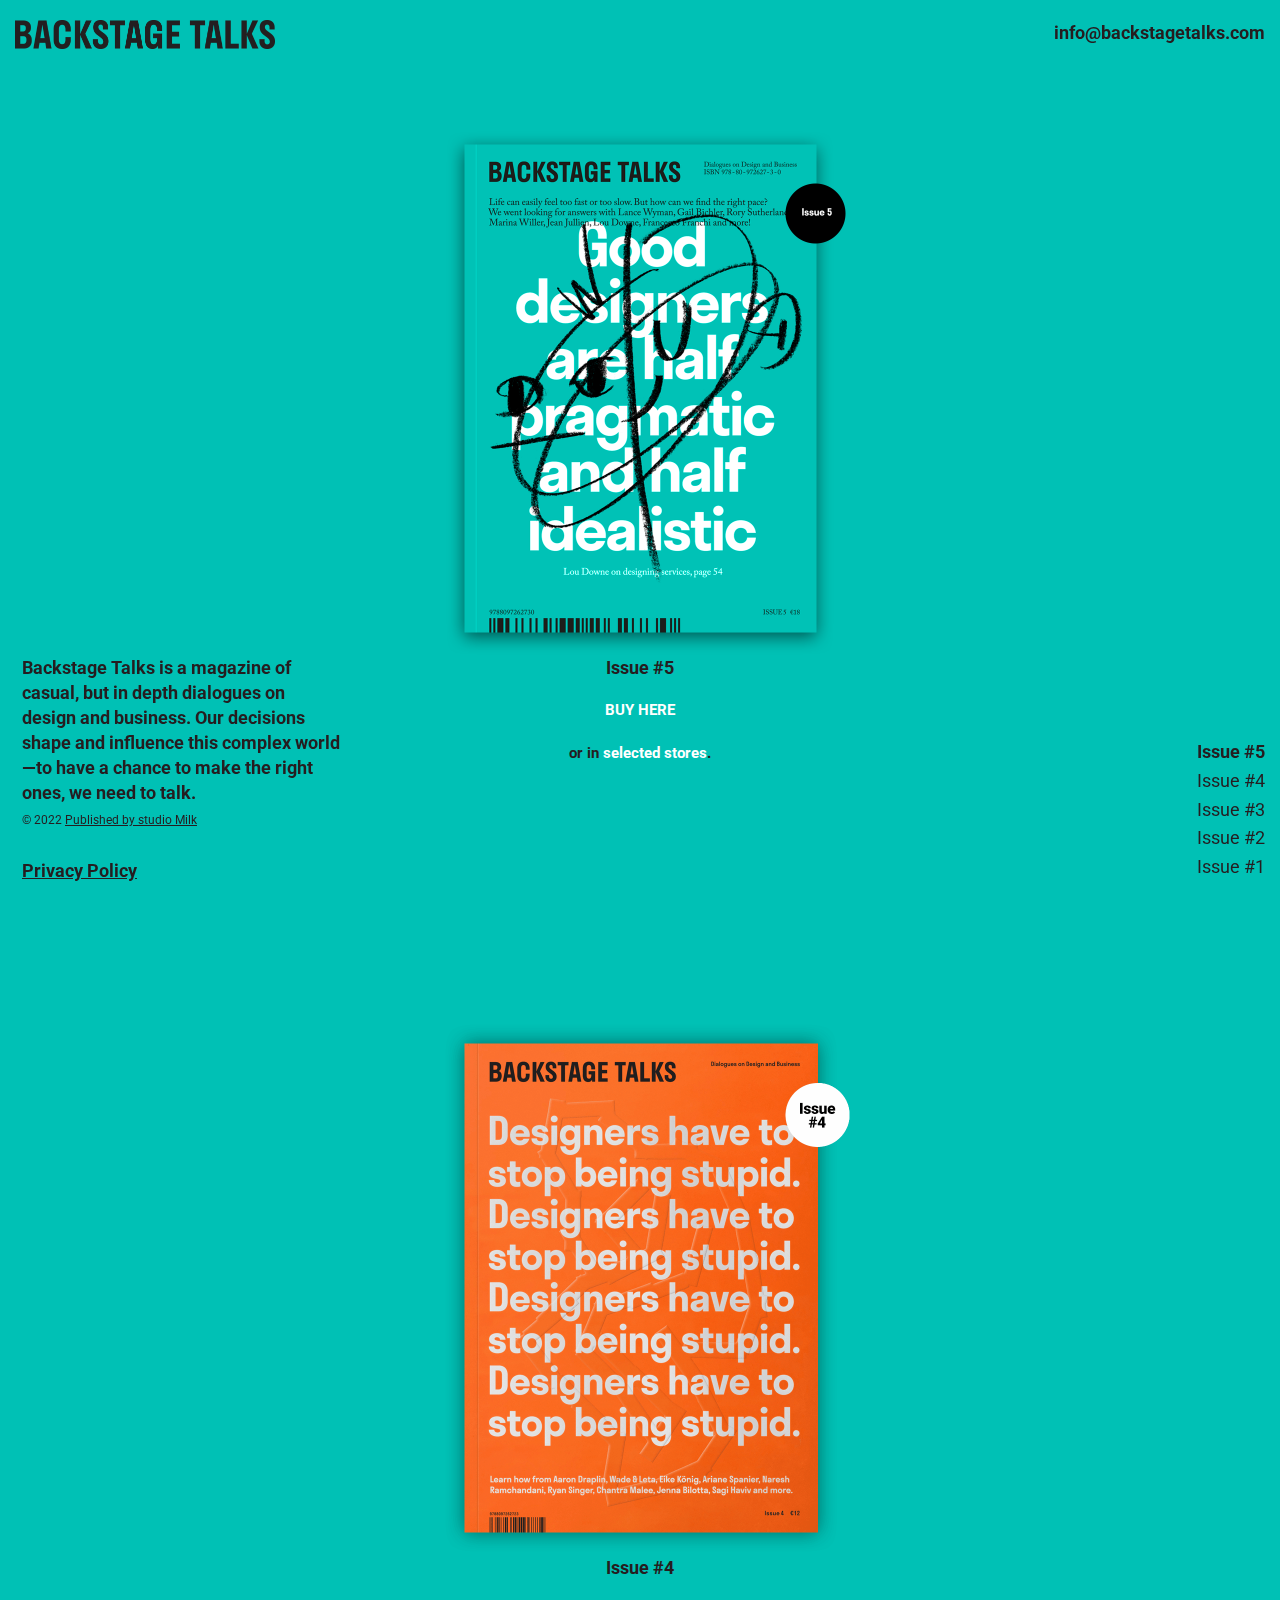
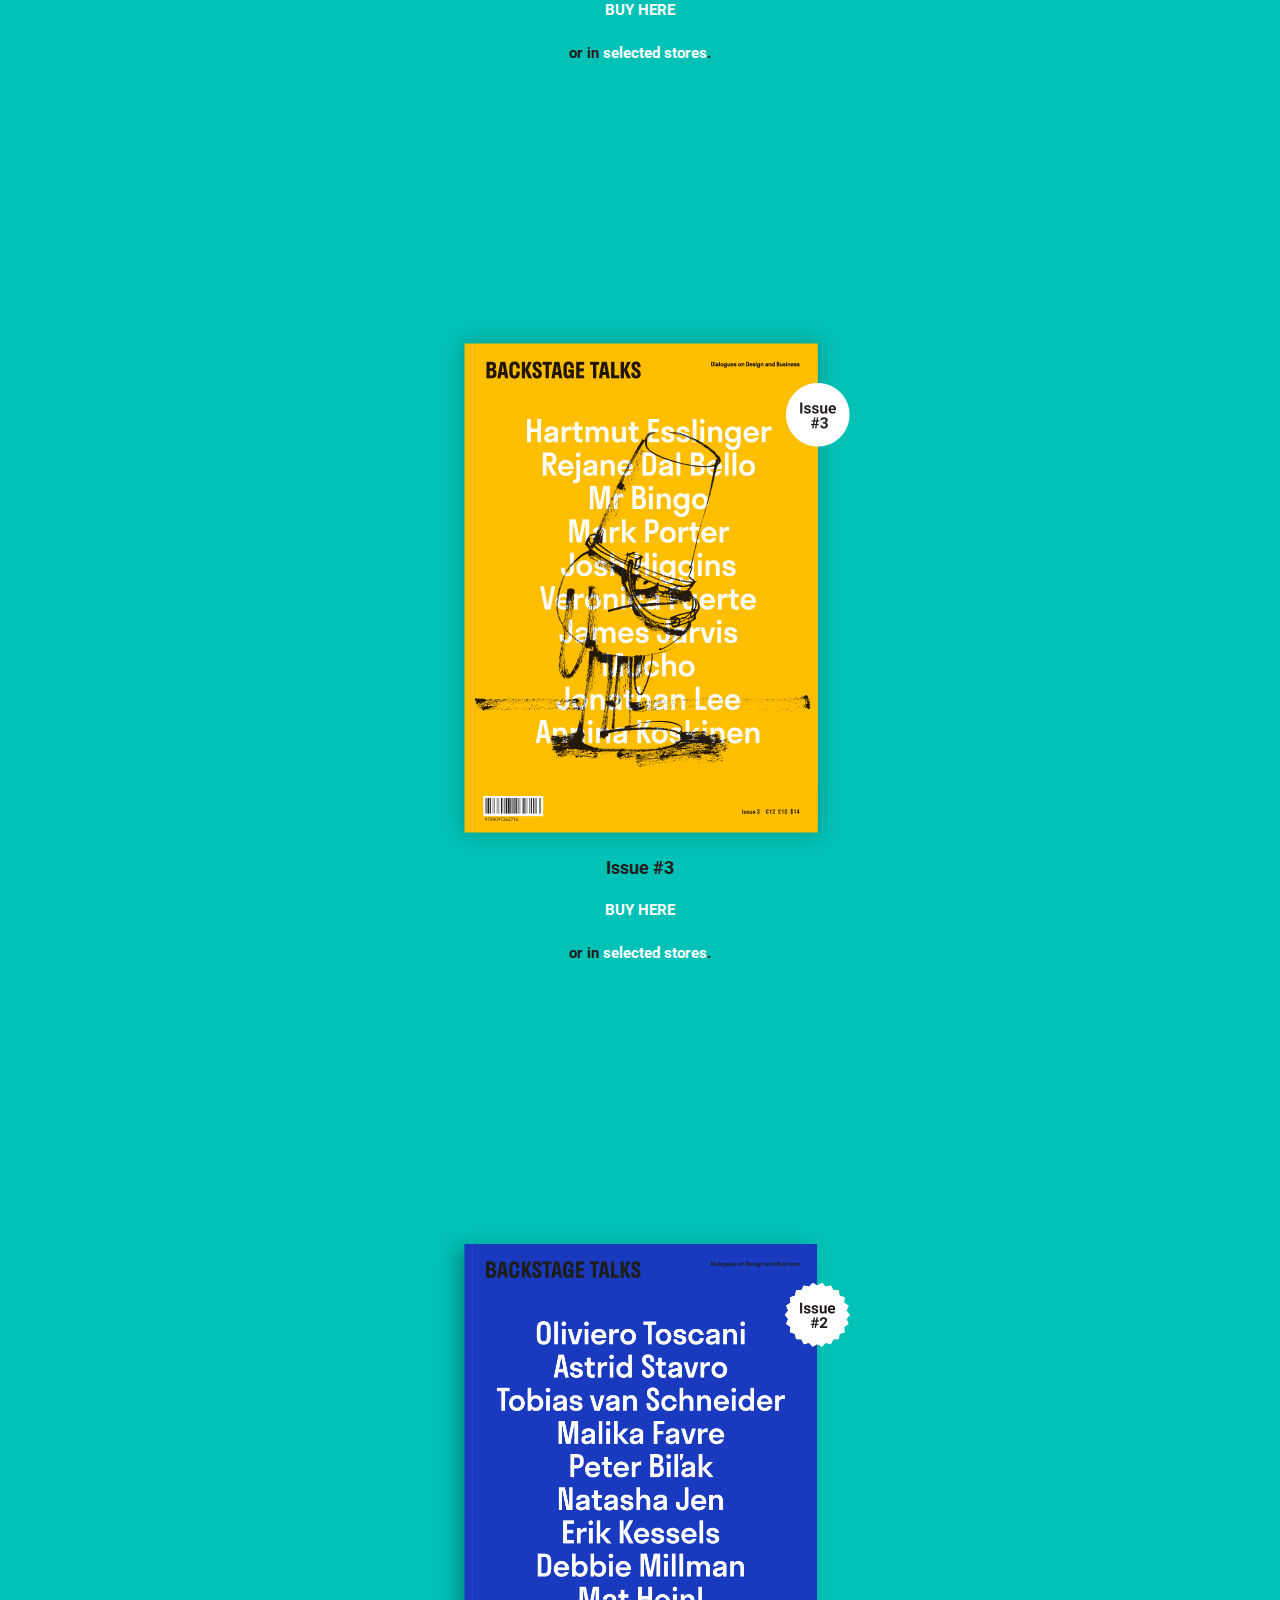
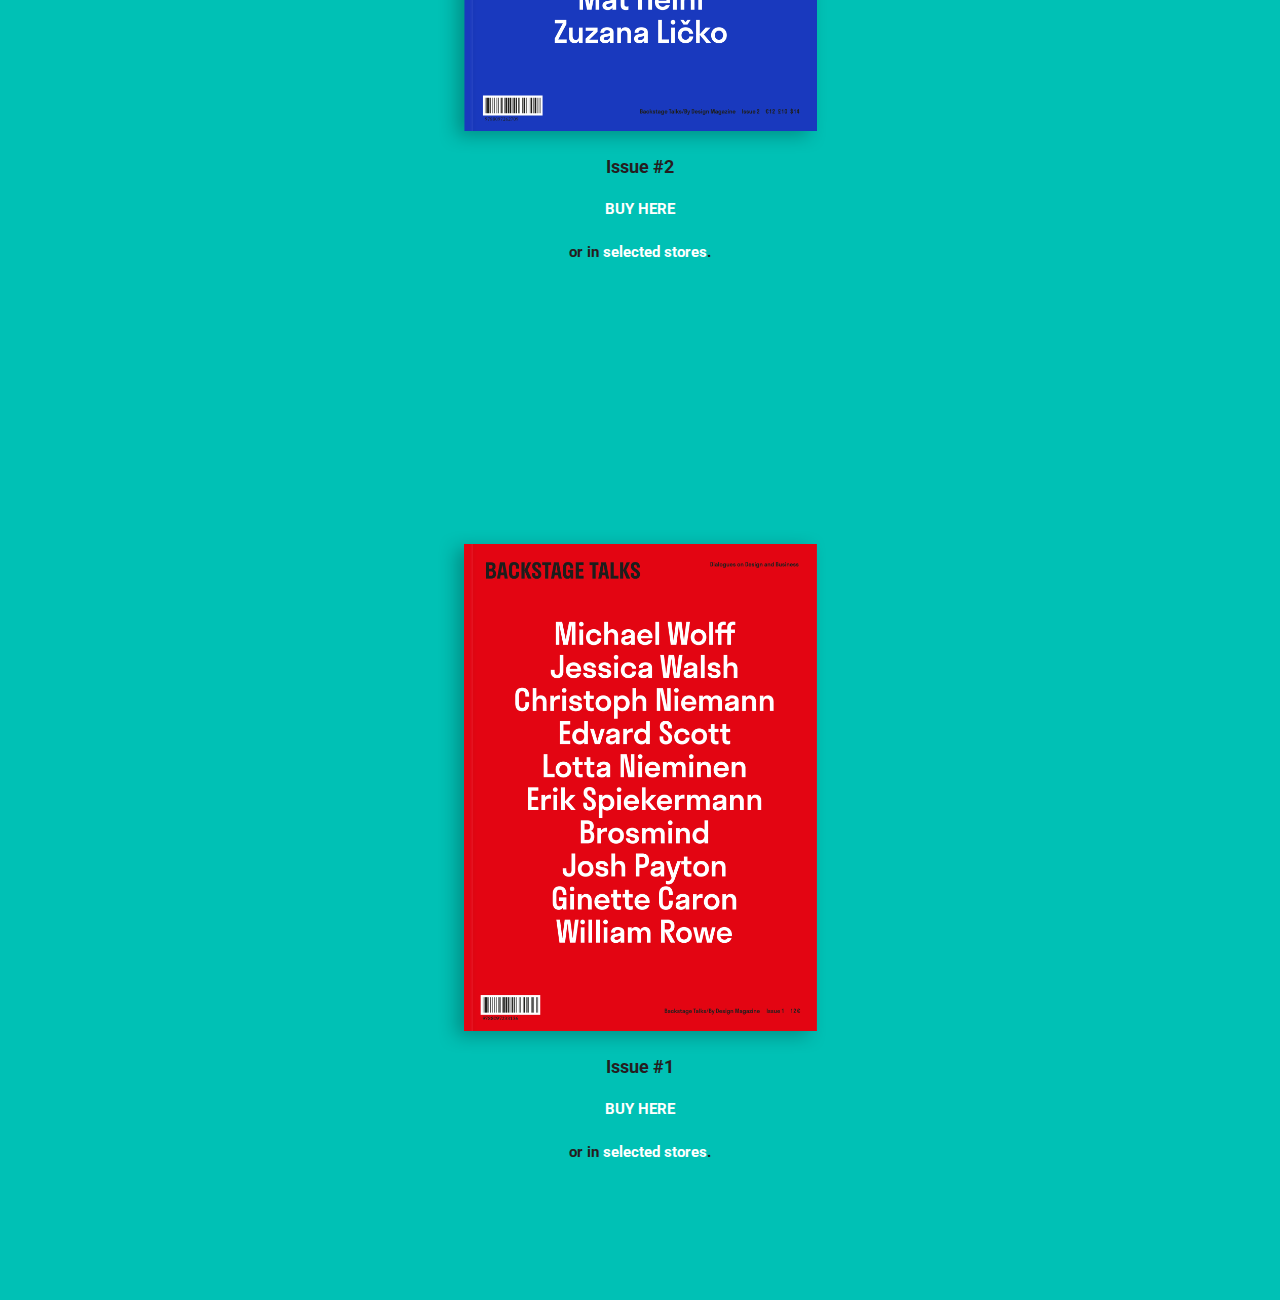
<file: index.html>
<!doctype html>
<html lang="en">
<head>
    <meta charset="UTF-8">
    <meta content="width=device-width, user-scalable=no, initial-scale=1.0, maximum-scale=1.0, minimum-scale=1.0"
          name="viewport">
    <meta content="ie=edge" http-equiv="X-UA-Compatible">
    <title>Backstage Talks Magazine</title>
    <link href="style.css" rel="stylesheet">
    <script defer src="index.js"></script>
</head>
<body id="bg-container">
<section class="content-left">
    <img alt="Backstage Talks capslock logo" class="content-left__top" src="assets/logo.png">
    <div class="content-left__bottom">
        <p>Backstage Talks is a magazine of casual, but in depth dialogues on design and business. Our decisions
            shape
            and influence this complex world—to have a chance to make the right ones, we need to talk.
        </p>
        <small>© 2022 <a href="https://milk.sk/">Published by studio Milk</a></small>
        <p><a href="privacy.html">Privacy Policy</a></p>
    </div>
</section>
<main class="issues">
    <section id="issue5" class="issue">
        <div class="issue-container">
            <img alt="Backstage talks issue 5 " class="issue-container__image"
                 src="./assets/backstagetalks_cover_issue_5.png">
            <p class="issue-container__issue-number">Issue #5</p>
            <p class="issue-container__buy-here"><a href="">BUY HERE</a></p>
            <p class="issue-container__selected-stores">or in <a href="">selected stores</a>.</p>
        </div>
    </section>
    <section id="issue4" class="issue">
        <div class="issue-container">
            <img alt="Backstage talks issue 4 " class="issue-container__image"
                 src="./assets/backstagetalks_cover_issue_4.png">
            <p class="issue-container__issue-number">Issue #4</p>
            <p class="issue-container__buy-here"><a href="">BUY HERE</a></p>
            <p class="issue-container__selected-stores">or in <a href="">selected stores</a>.</p>
        </div>
    </section>
    <section id="issue3" class="issue">
        <div class="issue-container">
            <img alt="Backstage talks issue 3 " class="issue-container__image"
                 src="./assets/backstagetalks_cover_issue_3.png">
            <p class="issue-container__issue-number">Issue #3</p>
            <p class="issue-container__buy-here"><a href="">BUY HERE</a></p>
            <p class="issue-container__selected-stores">or in <a href="">selected stores</a>.</p>
        </div>
    </section>
    <section id="issue2" class="issue">
        <div class="issue-container">
            <img alt="Backstage talks issue 2 " class="issue-container__image"
                 src="./assets/backstagetalks_cover_issue_2.png">
            <p class="issue-container__issue-number">Issue #2</p>
            <p class="issue-container__buy-here"><a href="">BUY HERE</a></p>
            <p class="issue-container__selected-stores">or in <a href="">selected stores</a>.</p>
        </div>
    </section>
    <section id="issue1" class="issue">
        <div class="issue-container">
            <img alt="Backstage talks issue 1 " class="issue-container__image"
                 src="./assets/backstagetalks_cover_issue_1.png">
            <p class="issue-container__issue-number">Issue #1</p>
            <p class="issue-container__buy-here"><a href="">BUY HERE</a></p>
            <p class="issue-container__selected-stores">or in <a href="">selected stores</a>.</p>
        </div>
    </section>
</main>
<section class="content-right">
    <p class="content-right__top"><a href="mailto:info@backstagetalks.com">info@backstagetalks.com</a></p>
    <ul class="content-right__bottom">
        <li id="issue5-link"><a href="#issue5">Issue #5</a></li>
        <li id="issue4-link"><a href="#issue4">Issue #4</a></li>
        <li id="issue3-link"><a href="#issue3">Issue #3</a></li>
        <li id="issue2-link"><a href="#issue2">Issue #2</a></li>
        <li id="issue1-link"><a href="#issue1">Issue #1</a></li>
    </ul>
</section>
</body>
</html>
</file>
<file: style.css>
@import url('https://fonts.googleapis.com/css2?family=Oxygen&family=Oxygen+Mono&family=Roboto:ital,wght@0,100;0,300;0,400;0,500;0,700;0,900;1,100;1,300;1,400;1,500;1,700;1,900&display=swap');

/* Remove scrollbars */
html {
    overflow-x: hidden;
}

::-webkit-scrollbar {
    width: 0; /* Remove scrollbar space */
}

:root {
    --bg-color-5: #00c1b5;
    --bg-color-4: #ff651a;
    --bg-color-3: #ffbe00;
    --bg-color-2: #1d3fbb;
    --bg-color-1: #e30512;
}

*, *::before, *::after {
    margin: 0;
    padding: 0;
    box-sizing: border-box;
}

ul {
    list-style-type: none;
}

body {
    color: #251d20;
    width: 100vw;
    height: 100vh;
    background-color: var(--bg-color-5);
    font-family: 'Roboto', sans-serif;
    font-size: 14px;
    transition: background-color 500ms linear;
}

a {
    color: #251d20;
}

p {
    color: #251d20;
    line-height: 25px;
}

.content-left__top {
    position: fixed;
    top: 20px;
    left: 15px;
    width: 260px;
}

.content-left__bottom {
    position: fixed;
    bottom: 11px;
    left: 22px;
}

.content-left__bottom small {
    display: inline-block;
    font-size: 12px;
    font-weight: normal;
    margin-bottom: 31px;
}

.content-left__bottom p {
    width: 320px;
    font-size: 18px;
    font-weight: bold;
    line-height: 25px;
    padding-bottom: 6px;
}

.content-left__bottom p a {
    font-size: 18px;
    font-weight: bold;
}

.content-right__top {
    position: fixed;
    top: 0;
    right: 0;
}

.content-right__top > a {
    display: inline-block;
    font-size: 18px;
    margin-top: 20px;
    margin-right: 15px;
    text-decoration: none;
    background-color: transparent;
    font-weight: bold;
}

.content-right__bottom {
    position: fixed;
    bottom: 18px;
    right: 15px;
    line-height: 1.6;
    font-size: 18px;
}

.content-right__bottom > li:hover {
    text-decoration: underline;
}

.content-right__bottom a {
    text-decoration: none;
}

.issue {
    display: flex;
    flex-direction: row;
    margin: 0;
    padding: 0;
    height: 100vh;
}

.issue-container {
    width: 100%;
    display: flex;
    flex-direction: column;
    justify-content: center;
    align-items: center;
}

.issue-container p {
    font-weight: bold;
}

.issue-container a {
    text-decoration: none;
    color: white;
    font-weight: bold;
}

.issue-container__image {
    margin-top: 6px;
    width: 420px;
}

.issue-container__issue-number {
    font-size: 18px;
    font-weight: bold;
    margin-bottom: 18px;
}

.issue-container__buy-here,
.issue-container__selected-stores {
    font-size: 15px;
    margin-bottom: 18px;
}
</file>
